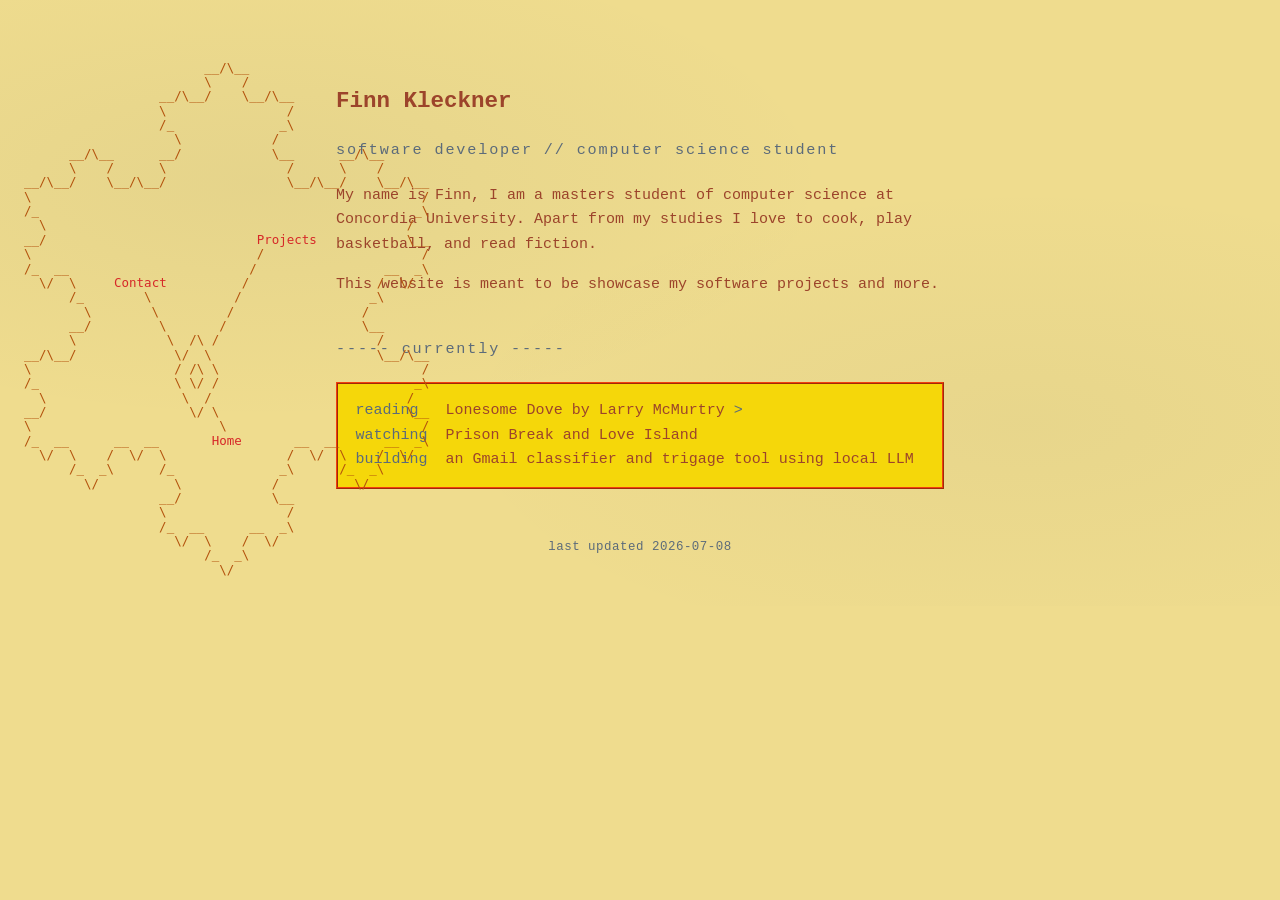
<file: index.html>
<!doctype html>
<html lang="en">
  <head>
    <meta charset="UTF-8" />
    <meta name="viewport" content="width=device-width, initial-scale=1.0" />
    <title>finn kleckner</title>
    <link rel="stylesheet" href="style.css" />
  </head>
  <body>
    <main>
      <aside class="sidebar">
        <header>
                    <pre class="banner" style="color:#b3520d">


                        __/\__ 
                        \    /   
                  __/\__/    \__/\__
                  \                /
                  /_              _\
                    \            /
      __/\__      __/            \__      __/\__
      \    /      \                /      \    /
__/\__/    \__/\__/                \__/\__/    \__/\__
\                                                    /
/_                                                  _\
  \                                                /
__/                            <a href="projects/">Projects</a>            \__
\                              /                     /
/_  __                        /                 __  _\
  \/  \     <a href="contact/">Contact</a>          /                 /  \/
      /_        \           /                 _\
        \        \         /                 /
      __/         \       /                  \__
      \            \  /\ /                     /
__/\__/             \/  \                      \__/\__
\                   / /\ \                           /
/_                  \ \/ /                          _\
  \                  \  /                          /
__/                   \/ \                         \__
\                         \                          /
/_  __      __  __       <a href="index.html">Home</a>       __  __      __  _\
  \/  \    /  \/  \                /  \/  \    /  \/
      /_  _\      /_              _\      /_  _\
        \/          \            /          \/
                  __/            \__
                  \                /
                  /_  __      __  _\
                    \/  \    /  \/
                        /_  _\
                          \/</pre>
        </header>
      </aside>

      <div class="content">
        <section>
          <h1>Finn Kleckner</h1>
          <h2> software developer &#47;&#47; computer science student</h2>
          <p>
            My name is Finn, I am a masters student of computer science at Concordia University. 
            Apart from my studies I love to cook, play basketball, and read fiction.
          </p>
          <p>
            This website is meant to be showcase my software projects and  more.
          </p>
        </section>
  <br>
         <section>
          <h2> ----- currently -----</h3>
          
          <p class="currently">
            reading &nbsp;&nbsp;<em>Lonesome Dove by Larry McMurtry</em>
            ><br />
            watching &nbsp;<em>Prison Break and Love Island</em><br />
            building &nbsp;<em>an Gmail classifier and trigage tool using local LLM</em>
          </p>
        </section>
        <footer>
          <p>last updated 2026-07-08</p>
        </footer>
      </div>
    </main>
  </body>
</html>
</file>
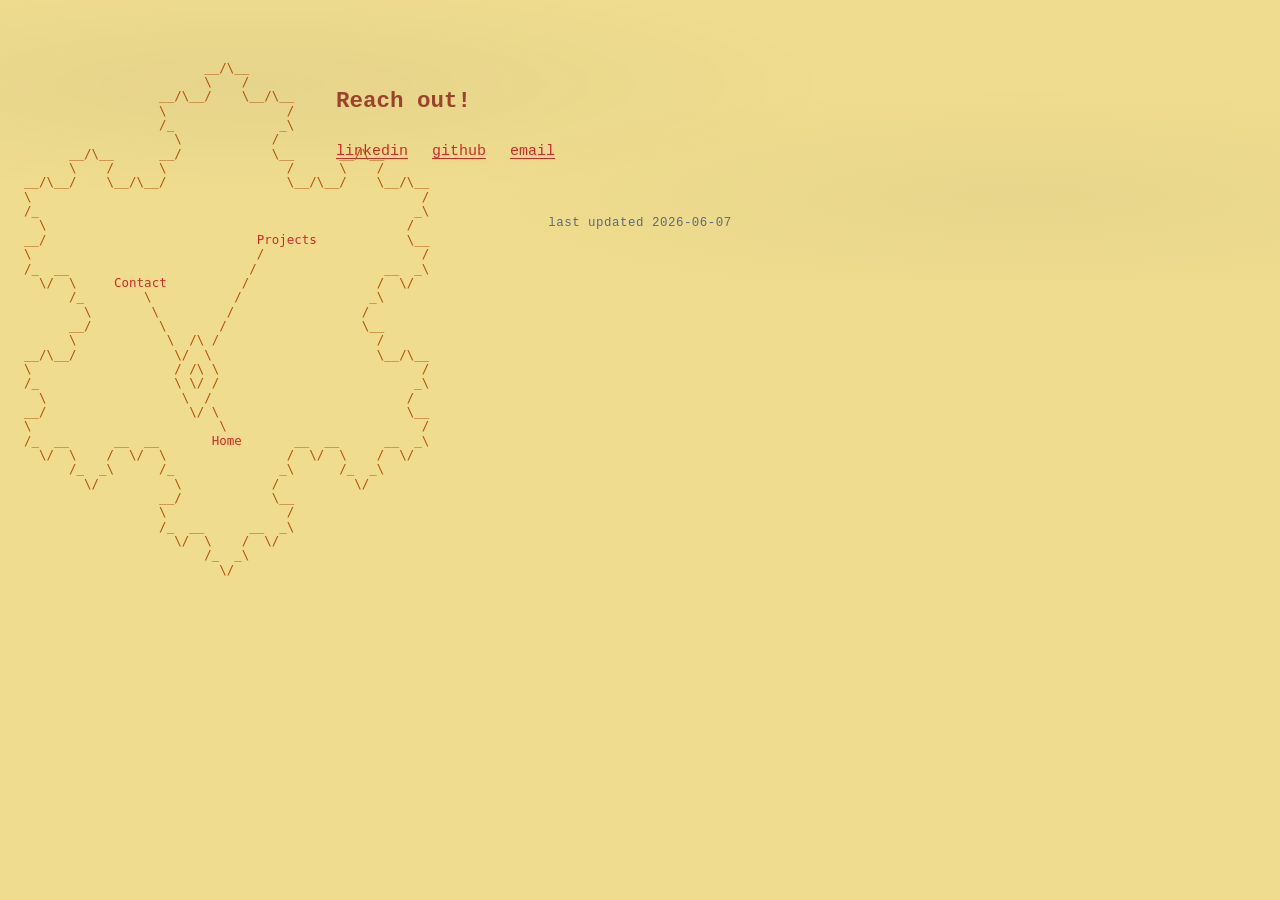
<file: contact/index.html>
<!doctype html>
<html lang="en">
  <head>
    <meta charset="UTF-8" />
    <meta name="viewport" content="width=device-width, initial-scale=1.0" />
    <title>finn kleckner / contact</title>
    <link rel="stylesheet" href="../style.css" />
  </head>
  <body>
    <main>
      <aside class="sidebar">
        <header>
          <pre class="banner" style="color:#b3520d">


                        __/\__ 
                        \    /   
                  __/\__/    \__/\__
                  \                /
                  /_              _\
                    \            /
      __/\__      __/            \__      __/\__
      \    /      \                /      \    /
__/\__/    \__/\__/                \__/\__/    \__/\__
\                                                    /
/_                                                  _\
  \                                                /
__/                            <a href="../projects/">Projects</a>            \__
\                              /                     /
/_  __                        /                 __  _\
  \/  \     <a href="../contact/">Contact</a>          /                 /  \/
      /_        \           /                 _\
        \        \         /                 /
      __/         \       /                  \__
      \            \  /\ /                     /
__/\__/             \/  \                      \__/\__
\                   / /\ \                           /
/_                  \ \/ /                          _\
  \                  \  /                          /
__/                   \/ \                         \__
\                         \                          /
/_  __      __  __       <a href="../index.html">Home</a>       __  __      __  _\
  \/  \    /  \/  \                /  \/  \    /  \/
      /_  _\      /_              _\      /_  _\
        \/          \            /          \/
                  __/            \__
                  \                /
                  /_  __      __  _\
                    \/  \    /  \/
                        /_  _\
                          \/</pre>
        </header>
      </aside>

      <div class="content">
        <section>
          <h1>Reach out!</h1>
          <h2></h2>
          <ul class="links">
            <li><a href="https://www.linkedin.com/in/finnkleckner/">linkedin</a></li>
            <li><a href="https://github.com/fkleckner">github</a></li>
            <li><a href="mailto:finn.kleckner@gmail.com">email</a></li>
          </ul>
        </section>

        <footer>
          <p>last updated 2026-06-07</p>
        </footer>
      </div>
    </main>
  </body>
</html>
</file>
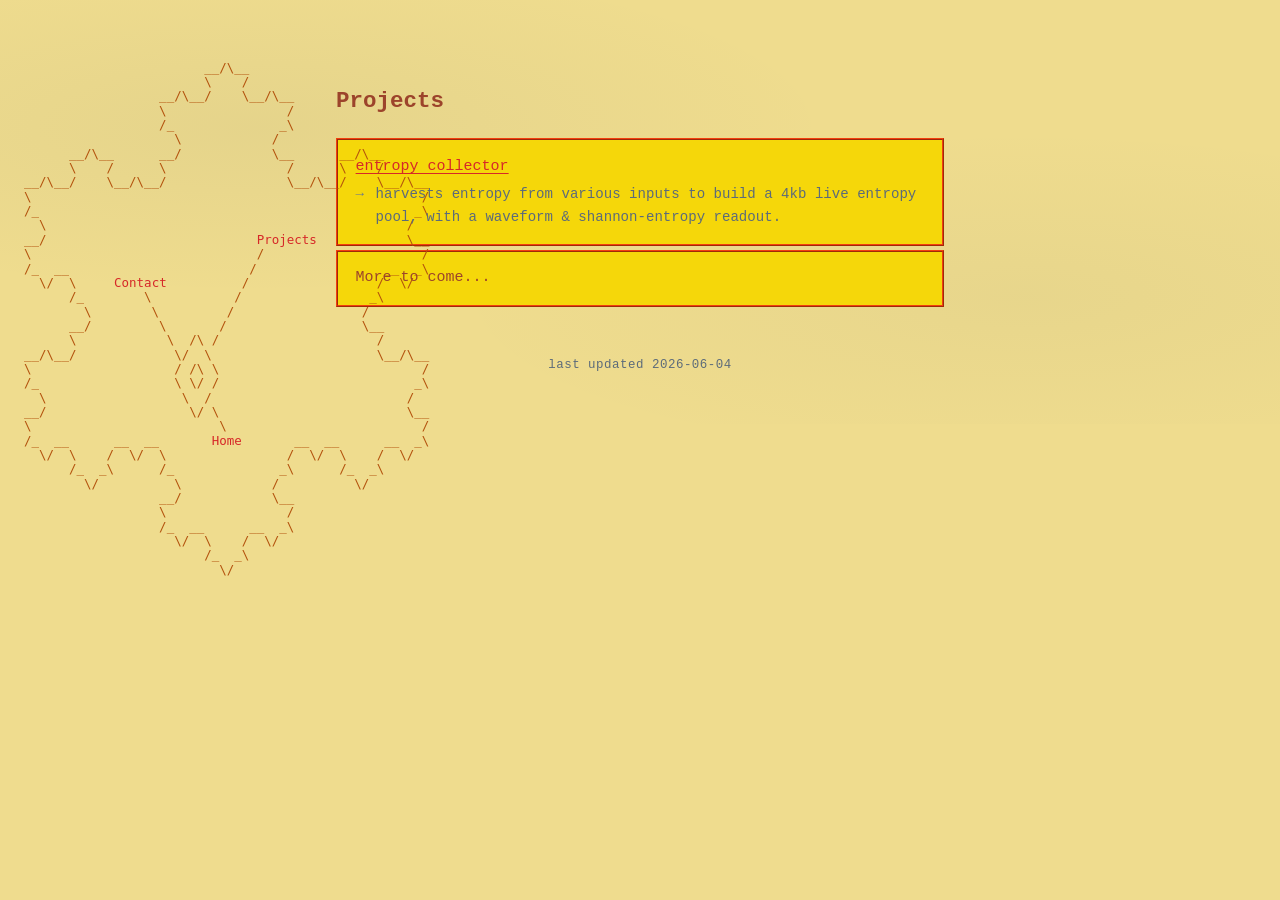
<file: projects/index.html>
<!doctype html>
<html lang="en">
  <head>
    <meta charset="UTF-8" />
    <meta name="viewport" content="width=device-width, initial-scale=1.0" />
    <title>finn kleckner / projects</title>
    <link rel="stylesheet" href="../style.css" />
  </head>
  <body>
    <main>
      <aside class="sidebar">
        <header>
          <pre class="banner" style="color:#b3520d">


                        __/\__ 
                        \    /   
                  __/\__/    \__/\__
                  \                /
                  /_              _\
                    \            /
      __/\__      __/            \__      __/\__
      \    /      \                /      \    /
__/\__/    \__/\__/                \__/\__/    \__/\__
\                                                    /
/_                                                  _\
  \                                                /
__/                            <a href="../projects/">Projects</a>            \__
\                              /                     /
/_  __                        /                 __  _\
  \/  \     <a href="../contact/">Contact</a>          /                 /  \/
      /_        \           /                 _\
        \        \         /                 /
      __/         \       /                  \__
      \            \  /\ /                     /
__/\__/             \/  \                      \__/\__
\                   / /\ \                           /
/_                  \ \/ /                          _\
  \                  \  /                          /
__/                   \/ \                         \__
\                         \                          /
/_  __      __  __       <a href="../index.html">Home</a>       __  __      __  _\
  \/  \    /  \/  \                /  \/  \    /  \/
      /_  _\      /_              _\      /_  _\
        \/          \            /          \/
                  __/            \__
                  \                /
                  /_  __      __  _\
                    \/  \    /  \/
                        /_  _\
                          \/</pre>
        </header>
      </aside>

      <div class="content">
        <section>
          <h1>Projects</h1>
          
          <ul class="project-list">
            <li>
              <a href="/sound-entropy/" rel="noopener"
                >entropy collector</a
              >
              <p>
                harvests entropy from various inputs to build a 4kb live entropy pool, with a
                waveform &amp; shannon-entropy readout.
              </p>
            </li>
            <li>
              More to come...
            </li>
          </ul>
        </section>

        <footer>
          <p>last updated 2026-06-04</p>
        </footer>
      </div>
    </main>
  </body>
</html>
</file>
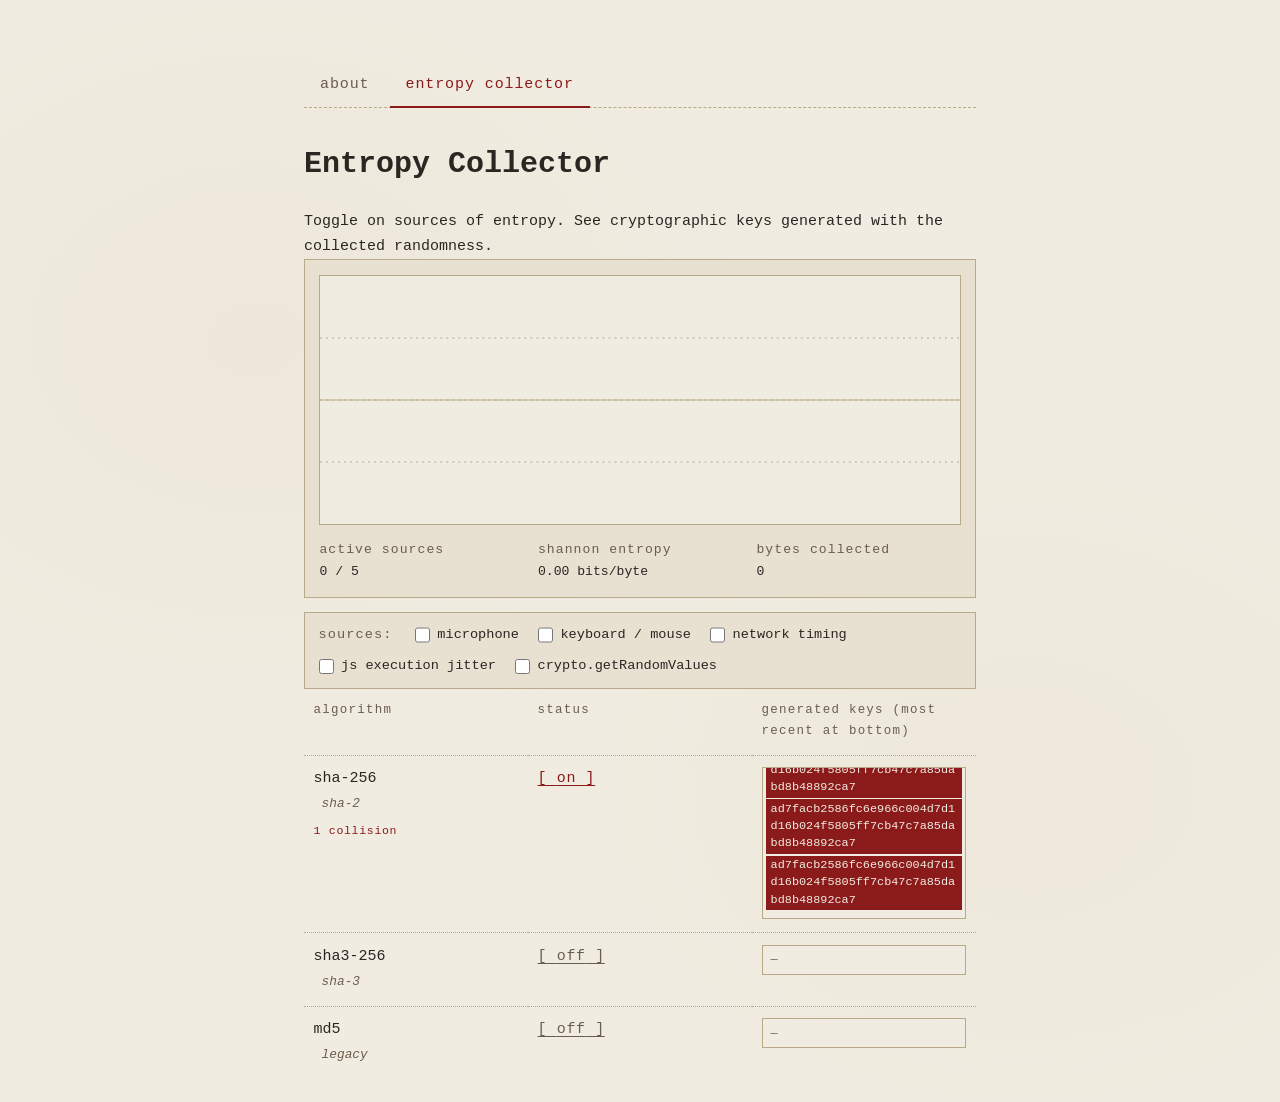
<file: sound-entropy/index.html>
<!doctype html>
<html lang="en">
  <head>
    <meta charset="UTF-8" />
    <link rel="icon" type="image/svg+xml" href="/sound-entropy/vite.svg" />
    <meta name="viewport" content="width=device-width, initial-scale=1.0" />
    <title>sound-entropy</title>
    <script type="module" crossorigin src="/sound-entropy/assets/index-DDNuNoOY.js"></script>
    <link rel="stylesheet" crossorigin href="/sound-entropy/assets/index-CdesTAOs.css">
  </head>
  <body>
    <div id="root"></div>
  </body>
</html>
</file>
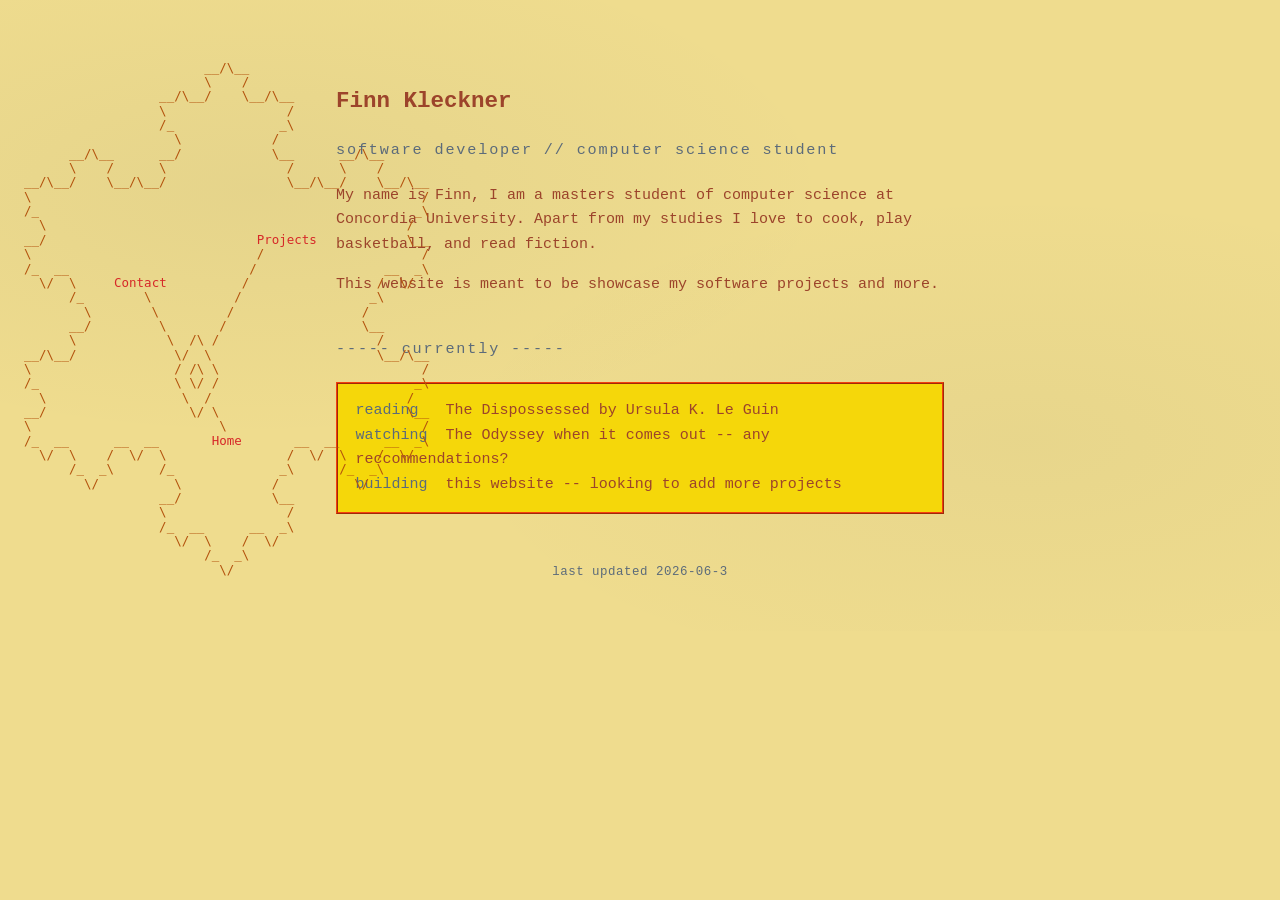
<file: about.html>
<!doctype html>
<html lang="en">
  <head>
    <meta charset="UTF-8" />
    <meta name="viewport" content="width=device-width, initial-scale=1.0" />
    <title>finn kleckner / about</title>
    <link rel="stylesheet" href="style.css" />
  </head>
  <body>
    <main>
      <aside class="sidebar">
        <header>
                    <pre class="banner" style="color:#b3520d">


                        __/\__ 
                        \    /   
                  __/\__/    \__/\__
                  \                /
                  /_              _\
                    \            /
      __/\__      __/            \__      __/\__
      \    /      \                /      \    /
__/\__/    \__/\__/                \__/\__/    \__/\__
\                                                    /
/_                                                  _\
  \                                                /
__/                            <a href="index.html">Projects</a>            \__ 
\                              /                     /
/_  __                        /                 __  _\
  \/  \     <a href="contact.html">Contact</a>          /                 /  \/
      /_        \           /                 _\
        \        \         /                 /
      __/         \       /                  \__
      \            \  /\ /                     /
__/\__/             \/  \                      \__/\__
\                   / /\ \                           /
/_                  \ \/ /                          _\
  \                  \  /                          /
__/                   \/ \                         \__
\                         \                          /
/_  __      __  __       <a href="about.html">Home</a>       __  __      __  _\
  \/  \    /  \/  \                /  \/  \    /  \/
      /_  _\      /_              _\      /_  _\
        \/          \            /          \/
                  __/            \__
                  \                /
                  /_  __      __  _\
                    \/  \    /  \/
                        /_  _\
                          \/</pre>
        </header>
      </aside>

      <div class="content">
        <section>
          <h1>Finn Kleckner</h1>
          <h2> software developer &#47;&#47; computer science student</h2>
          <p>
            My name is Finn, I am a masters student of computer science at Concordia University. 
            Apart from my studies I love to cook, play basketball, and read fiction.
          </p>
          <p>
            This website is meant to be showcase my software projects and  more.
          </p>
        </section>
  <br>
         <section>
          <h2> ----- currently -----</h3>
          
          <p class="currently">
            reading &nbsp;&nbsp;<em>The Dispossessed by Ursula K. Le Guin</em
            ><br />
            watching &nbsp;<em>The Odyssey when it comes out -- any reccommendations?</em><br />
            building &nbsp;<em>this website -- looking to add more projects</em>
          </p>
        </section>
        <footer>
          <p>last updated 2026-06-3</p>
        </footer>
      </div>
    </main>
  </body>
</html>
</file>
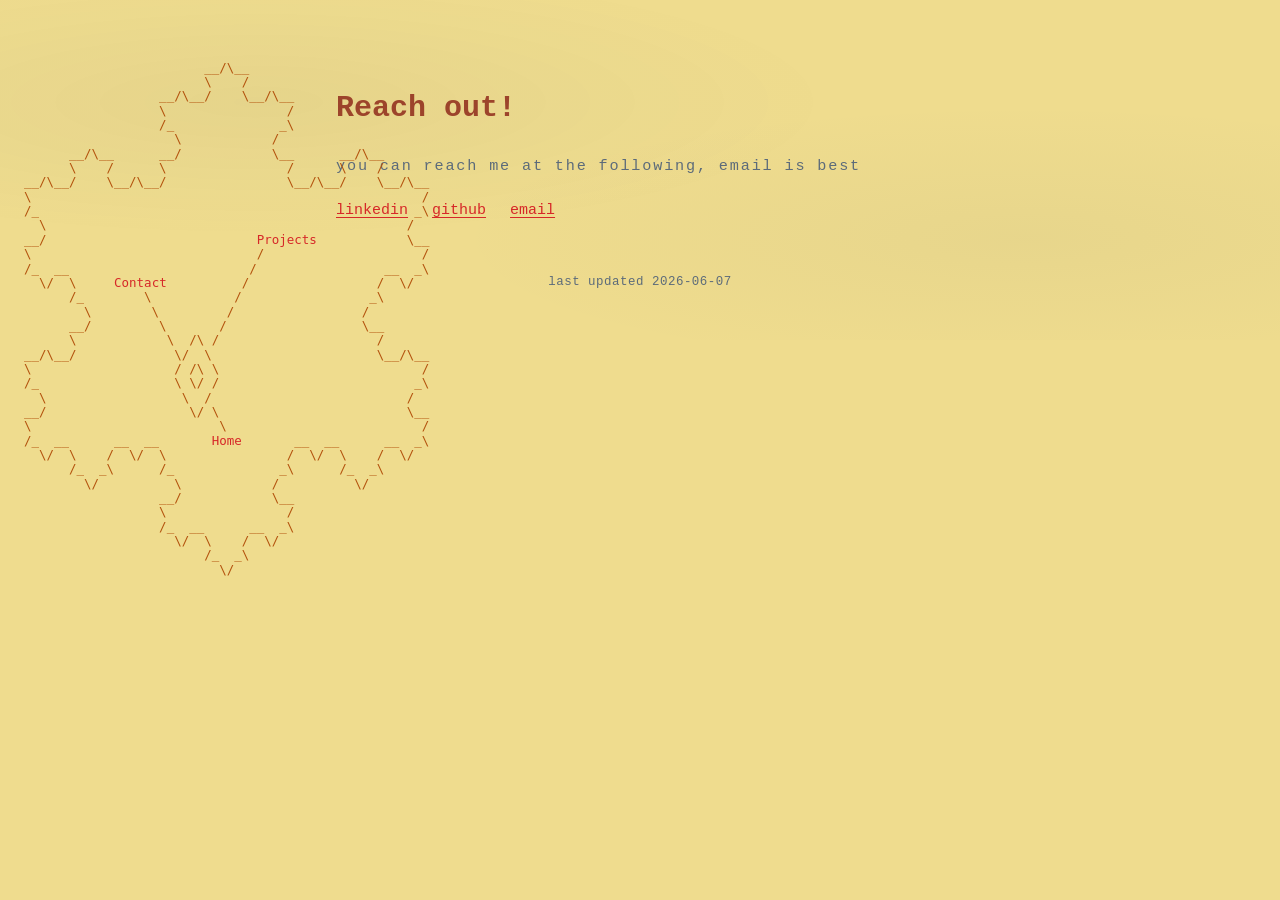
<file: contact.html>
<!doctype html>
<html lang="en">
  <head>
    <meta charset="UTF-8" />
    <meta name="viewport" content="width=device-width, initial-scale=1.0" />
    <title>finn kleckner / contact</title>
    <link rel="stylesheet" href="style.css" />
  </head>
  <body>
    <main>
      <aside class="sidebar">
        <header>
          <pre class="banner" style="color:#b3520d">


                        __/\__ 
                        \    /   
                  __/\__/    \__/\__
                  \                /
                  /_              _\
                    \            /
      __/\__      __/            \__      __/\__
      \    /      \                /      \    /
__/\__/    \__/\__/                \__/\__/    \__/\__
\                                                    /
/_                                                  _\
  \                                                /
__/                            <a href="projects.html">Projects</a>            \__
\                              /                     /
/_  __                        /                 __  _\
  \/  \     <a href="contact.html">Contact</a>          /                 /  \/
      /_        \           /                 _\
        \        \         /                 /
      __/         \       /                  \__
      \            \  /\ /                     /
__/\__/             \/  \                      \__/\__
\                   / /\ \                           /
/_                  \ \/ /                          _\
  \                  \  /                          /
__/                   \/ \                         \__
\                         \                          /
/_  __      __  __       <a href="index.html">Home</a>       __  __      __  _\
  \/  \    /  \/  \                /  \/  \    /  \/
      /_  _\      /_              _\      /_  _\
        \/          \            /          \/
                  __/            \__
                  \                /
                  /_  __      __  _\
                    \/  \    /  \/
                        /_  _\
                          \/</pre>
        </header>
      </aside>

      <div class="content">
  
<h1> Reach out!</h1>
        <section>
          <h2>you can reach me at the following, email is best</h2>
          <ul class="links">
            <li><a href="https://www.linkedin.com/in/finnkleckner/">linkedin</a></li>
            <li><a href="https://github.com/fkleckner">github</a></li>
            <li><a href="mailto:finn.kleckner@gmail.com">email</a></li>

          </ul>
        </section>

        <footer>
          <p>last updated 2026-06-07</p>
        </footer>
      </div>
    </main>
  </body>
</html>
</file>
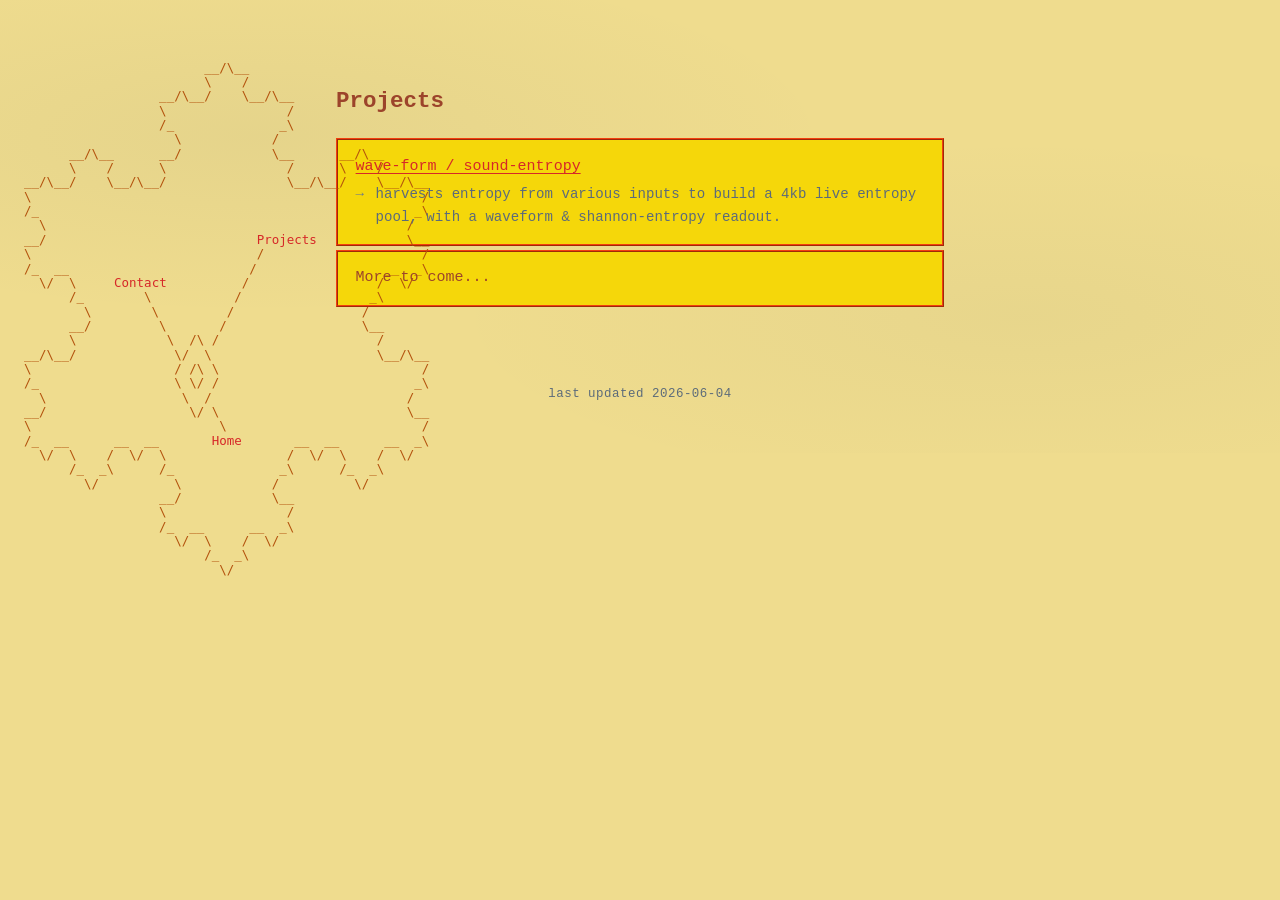
<file: projects.html>
<!doctype html>
<html lang="en">
  <head>
    <meta charset="UTF-8" />
    <meta name="viewport" content="width=device-width, initial-scale=1.0" />
    <title>finn kleckner</title>
    <link rel="stylesheet" href="style.css" />
  </head>
  <body>
    <main>
      <aside class="sidebar">
        <header>
          <pre class="banner" style="color:#b3520d">


                        __/\__ 
                        \    /   
                  __/\__/    \__/\__
                  \                /
                  /_              _\
                    \            /
      __/\__      __/            \__      __/\__
      \    /      \                /      \    /
__/\__/    \__/\__/                \__/\__/    \__/\__
\                                                    /
/_                                                  _\
  \                                                /
__/                            <a href="projects.html">Projects</a>            \__
\                              /                     /
/_  __                        /                 __  _\
  \/  \     <a href="contact.html">Contact</a>          /                 /  \/
      /_        \           /                 _\
        \        \         /                 /
      __/         \       /                  \__
      \            \  /\ /                     /
__/\__/             \/  \                      \__/\__
\                   / /\ \                           /
/_                  \ \/ /                          _\
  \                  \  /                          /
__/                   \/ \                         \__
\                         \                          /
/_  __      __  __       <a href="index.html">Home</a>       __  __      __  _\
  \/  \    /  \/  \                /  \/  \    /  \/
      /_  _\      /_              _\      /_  _\
        \/          \            /          \/
                  __/            \__
                  \                /
                  /_  __      __  _\
                    \/  \    /  \/
                        /_  _\
                          \/</pre>
        </header>
      </aside>

      <div class="content">
        
        <section>
          <h1>Projects</h1>
          <ul class="project-list">
            <li>
              <a href="/sound-entropy/" rel="noopener"
                >wave-form / sound-entropy</a
              >
              <p>
                harvests entropy from various inputs to build a 4kb live entropy pool, with a
                waveform &amp; shannon-entropy readout.
              </p>
            </li>

            <li>
              More to come...
              
            </li>
          </ul>
        </section>
        <br>
        <footer>
          <p>last updated 2026-06-04 </p>
        </footer>
      </div>
    </main>
  </body>
</html>
</file>
<file: style.css>
/* ============================================
   finn kleckner / personal site / 2026
   canary yellow + slate + red palette.
   ============================================ */

:root {
  --paper:        #efdc8e;  /* page background */
  --paper-2:      #f5d70a;  /* inset cards */
  --ink:          #9c442b;  /* default text */
  --ink-soft:     #5c6b7a;  /* secondary text */
  --rule:         #6b7a8a;  /* arrow markers, dotted lines */
  --accent:       #d62828;  /* links + highlight */
  --inset-border: #f33f0d;  /* ridge border on cards */
}

* { box-sizing: border-box; }

html, body {
  margin: 0;
  padding: 0;
  background: var(--paper);
  color: var(--ink);
}

body {
  font-family: "IBM Plex Mono", "JetBrains Mono", "Menlo",
               "Courier New", Courier, monospace;
  font-size: 15px;
  line-height: 1.65;
  padding: 4rem 1.25rem 3rem;
  display: flex;
  justify-content: center;
  /* subtle slate-tinted texture */
  background-image:
    radial-gradient(at 20% 30%, rgba(47,62,79,0.05), transparent 40%),
    radial-gradient(at 80% 70%, rgba(47,62,79,0.04), transparent 40%);
}

/* ---------- layout: banner fixed left, content centered ---------- */

main {
  width: 100%;
  max-width: 38rem;
}

.sidebar {
  position: fixed;
  top: 2rem;
  left: 1.5rem;
}

/* ---------- ascii banner ---------- */

.banner {
  display: inline-block;
  margin: 0;
  font-size: 0.78rem;
  line-height: 1.15;
  color: var(--ink);
  white-space: pre;
  text-align: left;
}

/* nav words embedded in the banner: red, no underline,
   highlighter-style hover */
.banner a {
  text-decoration: none;
  color: var(--accent);
}

.banner a:hover,
.banner a:focus {
  background: var(--accent);
  color: var(--paper);
}

/* ---------- section headings ---------- */

h2 {
  font-size: 0.95rem;
  font-weight: normal;
  letter-spacing: 0.12em;
  margin: 0 0 1.25rem;
  color: var(--ink-soft);
}

/* ---------- card-style blocks (projects + currently) ---------- */

.project-list,
.links {
  list-style: none;
  margin: 0;
  padding: 0;
}

.project-list li,
.currently {
  padding: 0.9rem 1.1rem;
  margin-bottom: 3pt;
  background-color: var(--paper-2);
  border: 2px ridge var(--inset-border);
}

.project-list a {
  font-weight: 500;
}

.project-list p {
  margin: 0.2rem 0 0;
  padding-left: 1.25rem;
  position: relative;
  font-size: 0.88rem;
  color: var(--ink-soft);
}

.project-list p::before {
  content: "→";
  position: absolute;
  left: 0;
  color: var(--rule);
}

.currently {
  color: var(--ink-soft);
}

.currently em {
  color: var(--ink);
  font-style: normal;
}

/* ---------- elsewhere / contact links ---------- */

.links {
  display: flex;
  gap: 1.5rem;
  flex-wrap: wrap;
}

/* ---------- links ---------- */

a {
  color: var(--accent);
  text-decoration: underline;
  text-underline-offset: 3px;
  text-decoration-thickness: 1px;
  transition: background 80ms linear, color 80ms linear;
}

a:hover,
a:focus {
  background: var(--accent);
  color: var(--paper);
  outline: none;
}

/* ---------- footer ---------- */

footer {
  margin-top: 3rem;
  text-align: center;
  font-size: 0.78rem;
  color: var(--ink-soft);
  letter-spacing: 0.04em;
}

footer p {
  margin: 0;
}

/* ---------- responsive ---------- */

/* below this width the fixed-left banner crowds the centered
   content, so unpin it and let it flow above. */
@media (max-width: 900px) {
  .sidebar {
    position: static;
    top: auto;
    left: auto;
    margin: 0 0 2rem;
  }
}

@media (max-width: 480px) {
  body { padding: 2.5rem 1rem 2rem; font-size: 14px; }
  .sidebar .banner { font-size: 0.5rem; }
}

::selection {
  background: var(--accent);
  color: var(--paper);
}
</file>
<file: sound-entropy/assets/index-CdesTAOs.css>
:root{--paper: #f1ece1;--paper-2: #e8e1d1;--ink: #2a2622;--ink-soft: #6b5d4e;--rule: #b8a989;--accent: #8b1a1a}*{box-sizing:border-box}html,body{margin:0;padding:0;background:var(--paper);color:var(--ink)}body{font-family:IBM Plex Mono,JetBrains Mono,Menlo,Courier New,Courier,monospace;font-size:15px;line-height:1.65;padding:4rem 1.25rem 3rem;display:flex;justify-content:center;background-image:radial-gradient(at 20% 30%,rgba(180,160,120,.06),transparent 40%),radial-gradient(at 80% 70%,rgba(180,160,120,.05),transparent 40%)}#root{width:100%;display:flex;justify-content:center}main{width:100%;max-width:42rem}header{text-align:center;margin-bottom:2.25rem}.banner{display:inline-block;margin:0;font-size:.78rem;line-height:1.15;color:var(--ink);white-space:pre;text-align:left}.tagline{margin:1rem 0 0;font-style:italic;color:var(--ink-soft);letter-spacing:.04em}.intro p{margin:0}hr{border:none;border-top:1px dashed var(--rule);margin:2.25rem 0}.tabs{display:flex;gap:.25rem;margin:0 0 2rem;border-bottom:1px dashed var(--rule)}.tab{background:none;border:none;padding:.55rem 1rem;font:inherit;color:var(--ink-soft);cursor:pointer;letter-spacing:.06em;border-bottom:2px solid transparent;margin-bottom:-1px;transition:color 80ms linear,border-color 80ms linear}.tab:hover{color:var(--ink)}.tab.active{color:var(--accent);border-bottom-color:var(--accent)}.tab:focus-visible{outline:none;color:var(--ink)}.tab.active:focus-visible{color:var(--accent)}.about-list{list-style:none;margin:.4rem 0 0;padding:0}.about-list li{padding:.55rem 0 .7rem 1.25rem;position:relative;border-bottom:1px dotted var(--rule);font-size:.9rem;color:var(--ink-soft)}.about-list li:last-child{border-bottom:none}.about-list li:before{content:"→";position:absolute;left:0;color:var(--rule)}.about-list li strong{color:var(--ink);font-weight:500}main>section>p{margin:.3rem 0 .6rem}h2{font-size:.95rem;font-weight:400;letter-spacing:.12em;margin:0 0 1.25rem;color:var(--ink-soft)}.stream{background:var(--paper-2);border:1px solid var(--rule);padding:.9rem}canvas.waveform{display:block;width:100%;height:250px;background:var(--paper);border:1px solid var(--rule)}.source-toggles{margin-top:.9rem;padding:.65rem .85rem;background:var(--paper-2);border:1px solid var(--rule);display:flex;flex-wrap:wrap;align-items:center;gap:.55rem 1.2rem;font-size:.85rem}.source-toggles-label{color:var(--ink-soft);letter-spacing:.08em;margin-right:.2rem}.source-check{display:inline-flex;align-items:center;gap:.45rem;cursor:pointer;-webkit-user-select:none;-moz-user-select:none;user-select:none}.source-check input[type=checkbox]{margin:0;cursor:pointer;accent-color:var(--accent);width:.95rem;height:.95rem}.source-check .source-error{color:var(--accent);font-weight:700;margin-left:.15rem}.key-table{width:100%;border-collapse:collapse;table-layout:fixed}.key-table th,.key-table td{padding:.7rem .6rem .85rem;vertical-align:top;text-align:left}.key-table th{font-weight:400;font-size:.78rem;color:var(--ink-soft);letter-spacing:.1em;border-bottom:1px dotted var(--rule)}.key-table tbody tr{border-bottom:1px dotted var(--rule)}.key-table tbody tr:last-child{border-bottom:none}.key-table .algo-cell{width:8.5rem}.key-table .toggle-cell{width:4rem;white-space:nowrap}.key-table .row-name{font-weight:500}.key-table .row-family{display:block;font-style:italic;color:var(--ink-soft);font-size:.8rem;margin-top:.1rem}.collision-tag{margin-top:.4rem;font-size:.72rem;letter-spacing:.06em;color:var(--accent)}.keys-scroll{max-height:9.5rem;overflow-y:auto;background:var(--paper);border:1px solid var(--rule);padding:.35rem .5rem;font-size:.74rem;line-height:1.45}.keys-empty{color:var(--ink-soft);font-style:italic}.key-line{word-break:break-all;padding:.05rem 0;color:var(--ink)}.key-line.collision{background:var(--accent);color:var(--paper);padding:.1rem .3rem;margin:.1rem -.3rem}.stats{display:grid;grid-template-columns:repeat(3,1fr);gap:.9rem;margin-top:.9rem;font-size:.82rem}.stat-label{color:var(--ink-soft);display:block;letter-spacing:.08em}.stat-value{color:var(--ink);font-weight:500}.list{list-style:none;margin:0;padding:0}.list>li{padding:.7rem 0 .85rem;border-bottom:1px dotted var(--rule)}.list>li:last-child{border-bottom:none}.row{display:flex;align-items:baseline;justify-content:space-between;gap:1rem}.row-name{font-weight:500}.row-family{color:var(--ink-soft);font-size:.82rem;margin-left:.5rem;font-style:italic}.row-desc{margin:.2rem 0 0;color:var(--ink-soft);font-size:.88rem;padding-left:1.25rem;position:relative}.row-desc:before{content:"→";position:absolute;left:0;color:var(--rule)}.row-error{margin:.2rem 0 0;color:var(--accent);font-size:.82rem;padding-left:1.25rem;position:relative}.row-error:before{content:"!";position:absolute;left:0;font-weight:700}.toggle{background:none;border:none;padding:0;font:inherit;color:var(--accent);text-decoration:underline;text-underline-offset:3px;text-decoration-thickness:1px;cursor:pointer;transition:background 80ms linear,color 80ms linear;letter-spacing:.04em}.toggle:hover,.toggle:focus{background:var(--accent);color:var(--paper);outline:none}.toggle.off{color:var(--ink-soft)}.toggle.off:hover,.toggle.off:focus{background:var(--ink-soft);color:var(--paper)}.key{margin:.5rem 0 0;padding:.55rem .7rem;background:var(--paper);border:1px solid var(--rule);color:var(--ink);font-size:.8rem;word-break:break-all;white-space:pre-wrap;min-height:2.4rem}.key.idle{color:var(--ink-soft);font-style:italic}a{color:var(--accent);text-decoration:underline;text-underline-offset:3px;text-decoration-thickness:1px;transition:background 80ms linear,color 80ms linear}a:hover,a:focus{background:var(--accent);color:var(--paper);outline:none}footer{margin-top:3rem;text-align:center;font-size:.78rem;color:var(--ink-soft);letter-spacing:.04em}footer p{margin:0}::-moz-selection{background:var(--accent);color:var(--paper)}::selection{background:var(--accent);color:var(--paper)}@media(max-width:480px){body{padding:2.5rem 1rem 2rem;font-size:14px}.banner{font-size:.6rem}hr{margin:1.75rem 0}.stats{grid-template-columns:1fr;gap:.4rem}}
</file>
